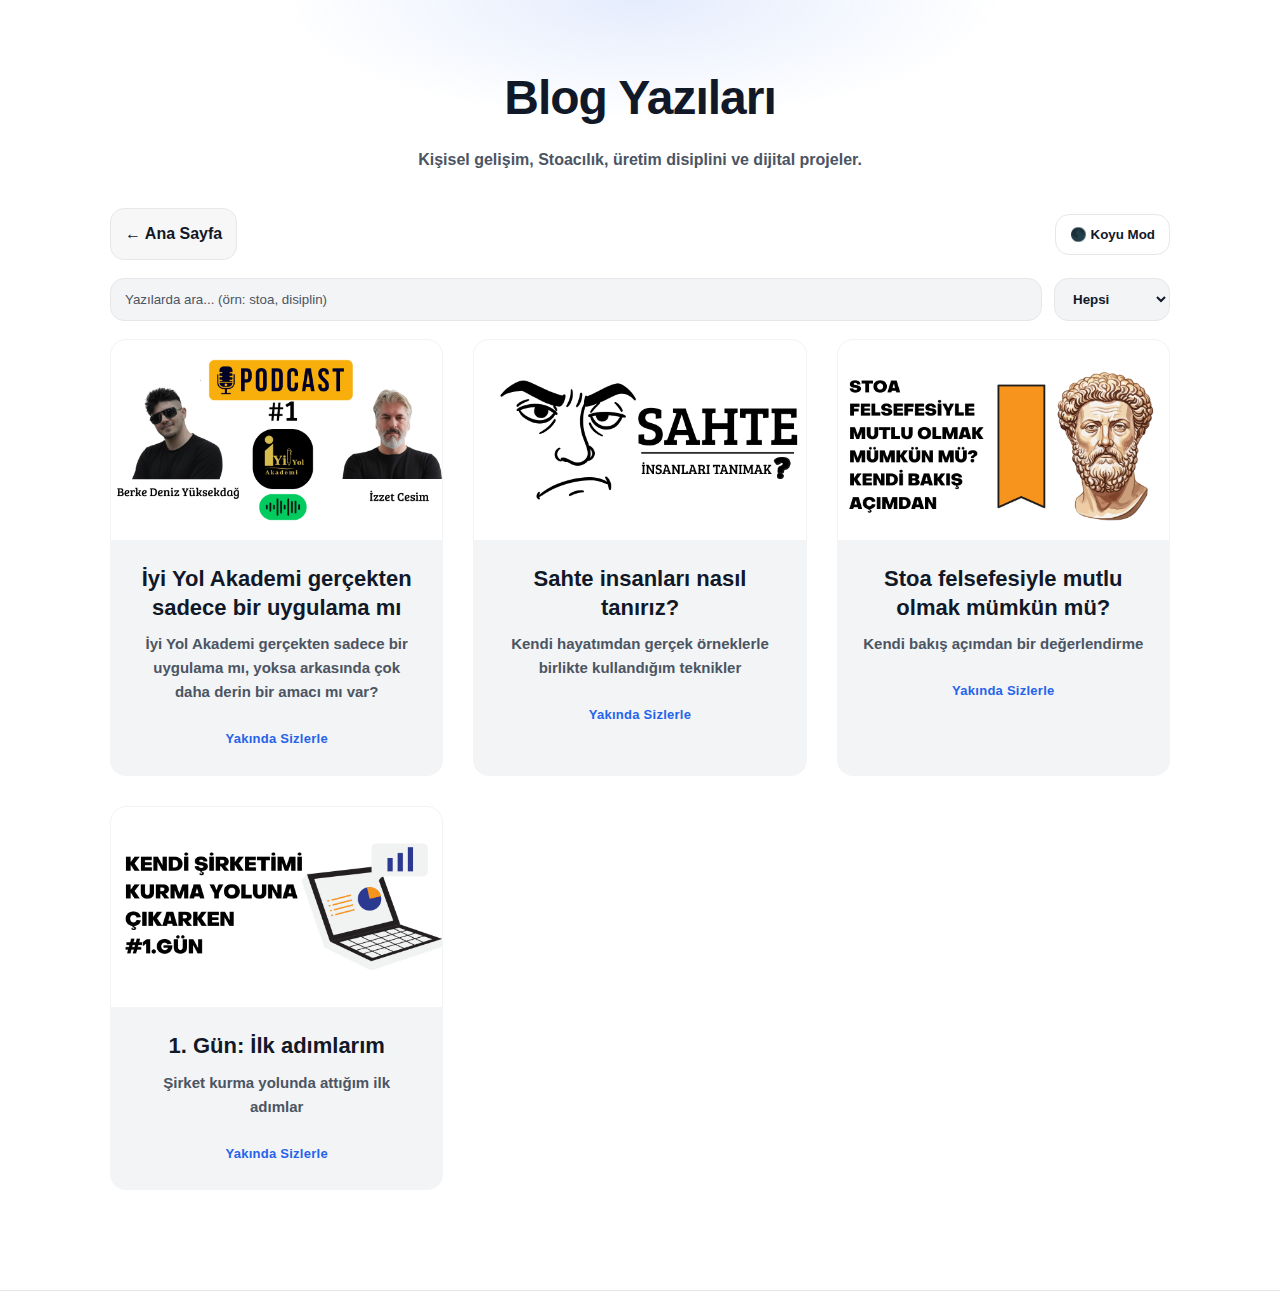
<file: blog.html>
<!DOCTYPE html>
<html lang="tr">
<head>
<meta charset="UTF-8" />
<meta name="viewport" content="width=device-width, initial-scale=1.0" />
<title>Blog Yazıları | Berke Deniz Yüksekdağ</title>
<meta name="description" content="Berke Deniz Yüksekdağ blog yazıları: kişisel gelişim, stoacılık, üretim disiplini ve daha fazlası." />
<link rel="canonical" href="https://berkedenizyuksekdag.com/blog.html" />
<link rel="icon" href="favicon.ico" type="image/x-icon" />

<style>
:root{
  --bg:#ffffff;
  --text:#111827;
  --muted:#4b5563;
  --card:#f3f4f6;
  --accent:#2563eb;
  --btn-hover:#e5e7eb;
  --border:#e5e7eb;
}

body.dark{
  --bg:#0f172a;
  --text:#e5e7eb;
  --muted:#9ca3af;
  --card:#1e293b;
  --accent:#60a5fa;
  --btn-hover:#334155;
  --border:#334155;
}

*{ box-sizing:border-box; }
html, body{ max-width:100%; overflow-x:hidden; }

body{
  margin:0;
  font-family:'Segoe UI', Tahoma, Geneva, Verdana, sans-serif;
  background:var(--bg);
  color:var(--text);
  transition: background 0.3s, color 0.3s;
  line-height:1.6;
}

.container{
  max-width:1100px;
  margin:auto;
  padding:35px 20px 60px;
}

.hero{
  padding:60px 20px 40px;
  text-align:center;
  background:
    radial-gradient(600px 200px at 50% 0%, rgba(37,99,235,0.12), transparent 60%),
    var(--bg);
  border-bottom:1px solid var(--border);
}

.hero h1{
  margin:0;
  font-size:clamp(30px, 5vw, 48px);
  letter-spacing:-1px;
  font-weight:900;
}

.hero p{
  margin:10px 0 0;
  color:var(--muted);
  font-weight:600;
}

.topbar{
  display:flex;
  align-items:center;
  justify-content:space-between;
  gap:12px;
  margin-top:18px;
  flex-wrap:wrap;
}

.nav-btn{
  display:inline-flex;
  align-items:center;
  gap:10px;
  padding:12px 14px;
  border-radius:14px;
  text-decoration:none;
  font-weight:900;
  color:var(--text);
  border:1px solid var(--border);
  background: rgba(0,0,0,0.03);
  transition: transform .2s, background .2s;
}
body.dark .nav-btn{ background: rgba(255,255,255,0.05); }
.nav-btn:hover{ transform: translateY(-2px); background: var(--btn-hover); }

.theme-btn{
  padding:12px 14px;
  border-radius:14px;
  border:1px solid var(--border);
  background:transparent;
  color:var(--text);
  font-weight:800;
  cursor:pointer;
  transition:0.2s;
}
.theme-btn:hover{ background: var(--btn-hover); }

.filters{
  display:flex;
  gap:12px;
  flex-wrap:wrap;
  margin:18px 0 18px;
}

.search{
  flex:1;
  min-width:220px;
  padding:12px 14px;
  border-radius:14px;
  border:1px solid var(--border);
  background: var(--card);
  color: var(--text);
  outline:none;
}
.search::placeholder{ color: var(--muted); }

select{
  padding:12px 14px;
  border-radius:14px;
  border:1px solid var(--border);
  background: var(--card);
  color: var(--text);
  font-weight:700;
  outline:none;
}

/* BLOG GRID (seninkiyle uyumlu) */
.blog-grid{
  display:grid;
  grid-template-columns:repeat(auto-fit, minmax(300px, 1fr));
  gap:30px;
}

.blog-card{
  background:var(--card);
  border-radius:16px;
  overflow:hidden;
  text-decoration:none;
  color:inherit;
  display:flex;
  flex-direction:column;
  transition:transform 0.3s, box-shadow 0.3s;
  border:1px solid transparent;
}
body.dark .blog-card{ border:1px solid var(--border); }

.blog-card:hover{
  transform:translateY(-6px);
  box-shadow:0 20px 40px rgba(0,0,0,0.2);
}

.blog-image{
  height:200px;
  background-size:cover;
  background-position:center;
  background-color:var(--btn-hover);
}

.blog-content{
  padding:25px;
  display:flex;
  flex-direction:column;
  gap:10px;
}

.blog-content h3{
  margin:0;
  font-size:22px;
  line-height:1.3;
}

.blog-content p{
  color:var(--muted);
  font-size:15px;
  margin:0;
}

.blog-meta{
  margin-top:15px;
  font-size:13px;
  color:var(--accent);
  font-weight:800;
  letter-spacing: .02em;
}
</style>
</head>

<body>

<header class="hero">
  <h1>Blog Yazıları</h1>
  <p>Kişisel gelişim, Stoacılık, üretim disiplini ve dijital projeler.</p>

  <div class="container" style="padding-top:18px;">
    <div class="topbar">
      <a class="nav-btn" href="index.html">← Ana Sayfa</a>

      <button id="themeBtn" class="theme-btn" onclick="toggleTheme()">🌑 Koyu Mod</button>
    </div>

    <div class="filters">
      <input id="searchInput" class="search" type="search" placeholder="Yazılarda ara... (örn: stoa, disiplin)" />
      <select id="statusFilter">
        <option value="all">Hepsi</option>
        <option value="soon">Yakında</option>
        <option value="published">Yayınlandı</option>
      </select>
    </div>

    <div class="blog-grid" id="blogGrid">

      <!-- BLOG KARTLARI -->
      <a href="iyi-yol-akademi-sadece-uygulama-mi.html" class="blog-card" data-status="soon">
        <div class="blog-image" style="background-image:url('images/disiplin.jpg');"></div>
        <div class="blog-content">
          <h3>İyi Yol Akademi gerçekten sadece bir uygulama mı</h3>
          <p>İyi Yol Akademi gerçekten sadece bir uygulama mı, yoksa arkasında çok daha derin bir amacı mı var?</p>
          <div class="blog-meta">Yakında Sizlerle</div>
        </div>
      </a>

      <a href="sahte-insanlari-nasil-taniriz.html" class="blog-card" data-status="soon">
        <div class="blog-image" style="background-image:url('images/aliskanlik.jpg');"></div>
        <div class="blog-content">
          <h3>Sahte insanları nasıl tanırız?</h3>
          <p>Kendi hayatımdan gerçek örneklerle birlikte kullandığım teknikler</p>
          <div class="blog-meta">Yakında Sizlerle</div>
        </div>
      </a>

      <a href="stoa-felsefesiyle-mutlu-olmak-mumkun-mu.html" class="blog-card" data-status="soon">
        <div class="blog-image" style="background-image:url('images/odak.jpg');"></div>
        <div class="blog-content">
          <h3>Stoa felsefesiyle mutlu olmak mümkün mü?</h3>
          <p>Kendi bakış açımdan bir değerlendirme</p>
          <div class="blog-meta">Yakında Sizlerle</div>
        </div>
      </a>

      <a href="kendi-sirketimi-kurma-yolum.html" class="blog-card" data-status="soon">
        <div class="blog-image" style="background-image:url('images/yavaslik.jpg');"></div>
        <div class="blog-content">
          <h3>1. Gün: İlk adımlarım</h3>
          <p>Şirket kurma yolunda attığım ilk adımlar</p>
          <div class="blog-meta">Yakında Sizlerle</div>
        </div>
      </a>

      <!-- Yayınlanan olunca şu şekilde işaretle:
      <a ... class="blog-card" data-status="published">
        ...
        <div class="blog-meta">Yayınlandı • 10 Şubat 2026</div>
      </a>
      -->

    </div>
  </div>
</header>

<script>
/* Tema */
function applyTheme(theme){
  const btn = document.getElementById("themeBtn");
  if(theme === "dark"){
    document.body.classList.add("dark");
    if(btn) btn.textContent = "☀️ Açık Mod";
  } else {
    document.body.classList.remove("dark");
    if(btn) btn.textContent = "🌑 Koyu Mod";
  }
}
function toggleTheme(){
  const isDark = document.body.classList.contains("dark");
  const newTheme = isDark ? "light" : "dark";
  localStorage.setItem("theme", newTheme);
  applyTheme(newTheme);
}
(function initTheme(){
  const savedTheme = localStorage.getItem("theme");
  if(savedTheme) applyTheme(savedTheme);
  else { applyTheme("light"); localStorage.setItem("theme","light"); }
})();

/* Filtre + arama */
const searchInput = document.getElementById("searchInput");
const statusFilter = document.getElementById("statusFilter");
const cards = Array.from(document.querySelectorAll("#blogGrid .blog-card"));

function normalize(s){ return (s||"").toLowerCase().trim(); }

function applyFilters(){
  const q = normalize(searchInput.value);
  const st = statusFilter.value;

  cards.forEach(card=>{
    const text = normalize(card.innerText);
    const status = card.getAttribute("data-status") || "published";

    const matchesSearch = !q || text.includes(q);
    const matchesStatus = (st === "all") || (st === status);

    card.style.display = (matchesSearch && matchesStatus) ? "" : "none";
  });
}

searchInput.addEventListener("input", applyFilters);
statusFilter.addEventListener("change", applyFilters);
applyFilters();
</script>

</body>
</html>
</file>
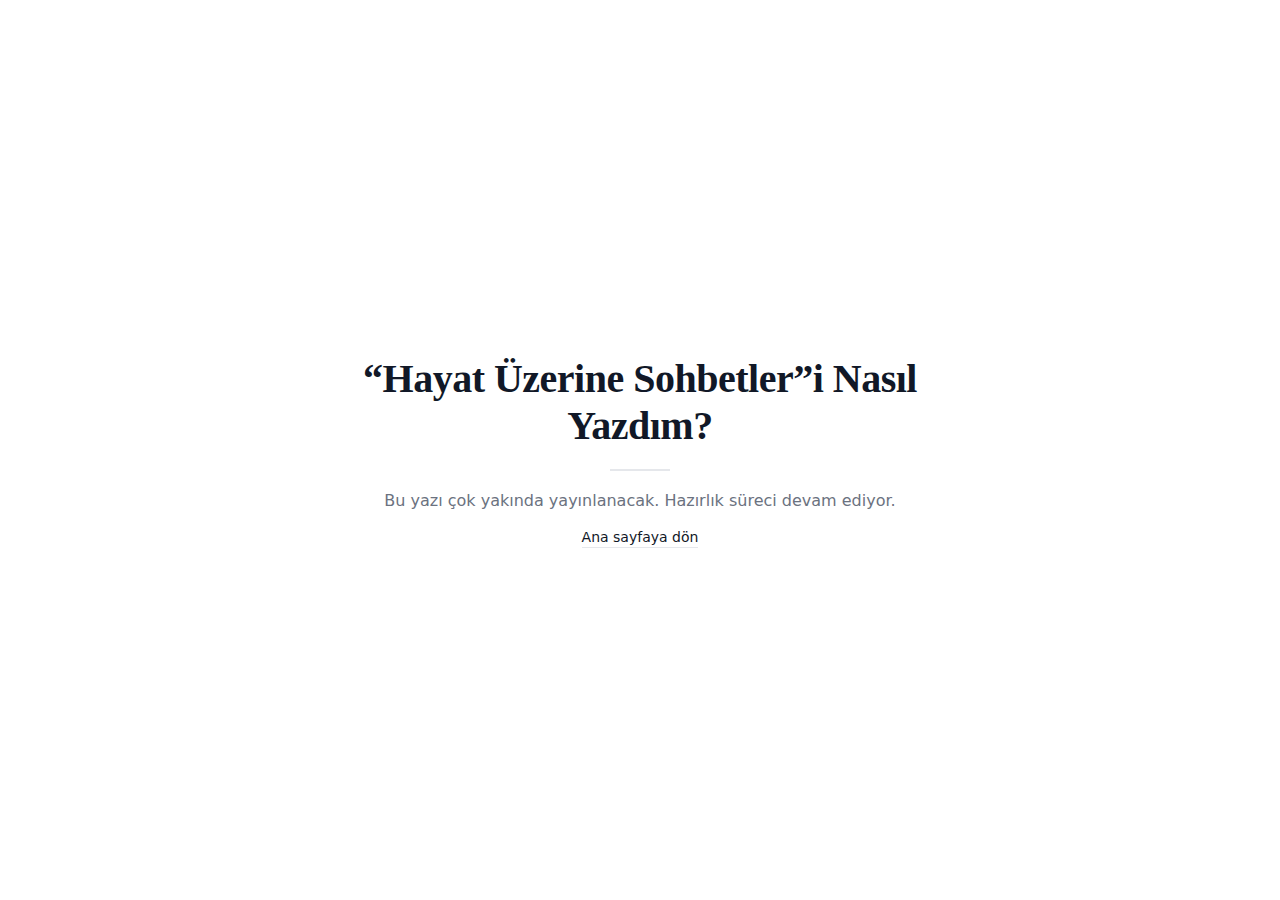
<file: hayat-uzerine-sohbetleri-nasil-yazdim.html>
<!doctype html>
<html lang="tr">
<head>
  <meta charset="utf-8" />
  <meta name="viewport" content="width=device-width,initial-scale=1" />
  <title>“Hayat Üzerine Sohbetler”i Nasıl Yazdım?</title>
  <meta name="robots" content="noindex" />

  <style>
    :root{
      --bg:#ffffff;
      --text:#111827;
      --muted:#6b7280;
      --line:#e5e7eb;
    }

    *{ box-sizing:border-box; }
    html,body{
      margin:0;
      padding:0;
      height:100%;
      background:var(--bg);
      color:var(--text);
    }

    body{
      font-family: Georgia, "Times New Roman", Times, serif;
      display:flex;
      align-items:center;
      justify-content:center;
      text-align:center;
      padding:20px;
    }

    .box{
      max-width:620px;
    }

    h1{
      font-size:40px;
      margin:0 0 12px;
      font-weight:700;
      letter-spacing:-0.5px;
    }

    .line{
      width:60px;
      height:2px;
      background:var(--line);
      margin:20px auto;
    }

    p{
      font-family: system-ui, -apple-system, Segoe UI, Roboto, Arial, sans-serif;
      color:var(--muted);
      font-size:16px;
      margin:0 0 18px;
    }

    a{
      font-family: system-ui, -apple-system, Segoe UI, Roboto, Arial, sans-serif;
      font-size:14px;
      color:var(--text);
      text-decoration:none;
      border-bottom:1px solid var(--line);
      padding-bottom:2px;
    }

    @media (max-width:520px){
      h1{ font-size:30px; }
    }
  </style>
</head>

<body>
  <div class="box">
    <h1>“Hayat Üzerine Sohbetler”i Nasıl Yazdım?</h1>
    <div class="line"></div>
    <p>Bu yazı çok yakında yayınlanacak. Hazırlık süreci devam ediyor.</p>
    <a href="index.html">Ana sayfaya dön</a>
  </div>
</body>
</html>
</file>
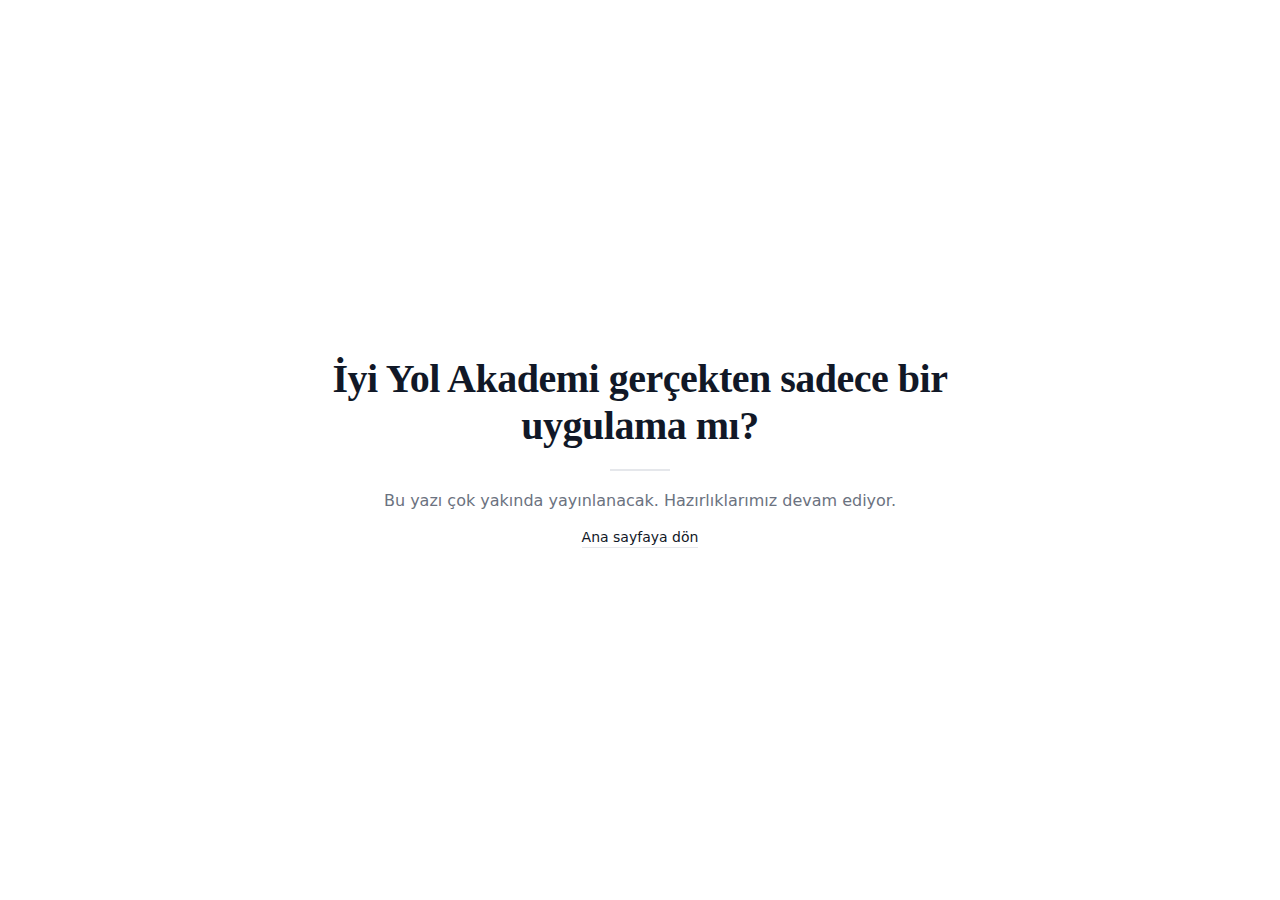
<file: iyi-yol-akademi-sadece-uygulama-mi.html>
<!doctype html>
<html lang="tr">
<head>
  <meta charset="utf-8" />
  <meta name="viewport" content="width=device-width,initial-scale=1" />
  <title>İyi Yol Akademi gerçekten sadece bir uygulama mı?</title>
  <style>
    :root{
      --bg:#ffffff;
      --text:#111827;
      --muted:#6b7280;
      --line:#e5e7eb;
    }

    *{ box-sizing:border-box; }
    html,body{
      margin:0;
      padding:0;
      height:100%;
      background:var(--bg);
      color:var(--text);
    }

    body{
      font-family: Georgia, "Times New Roman", Times, serif;
      display:flex;
      align-items:center;
      justify-content:center;
      text-align:center;
      padding:20px;
    }

    .box{
      max-width:620px;
    }

    h1{
      font-size:40px;
      margin:0 0 12px;
      font-weight:700;
      letter-spacing:-0.5px;
    }

    .line{
      width:60px;
      height:2px;
      background:var(--line);
      margin:20px auto;
    }

    p{
      font-family: system-ui, -apple-system, Segoe UI, Roboto, Arial, sans-serif;
      color:var(--muted);
      font-size:16px;
      margin:0 0 18px;
    }

    a{
      font-family: system-ui, -apple-system, Segoe UI, Roboto, Arial, sans-serif;
      font-size:14px;
      color:var(--text);
      text-decoration:none;
      border-bottom:1px solid var(--line);
      padding-bottom:2px;
    }

    @media (max-width:520px){
      h1{ font-size:30px; }
    }
  </style>
</head>

<body>
  <div class="box">
    <h1>İyi Yol Akademi gerçekten sadece bir uygulama mı?</h1>
    <div class="line"></div>
    <p>Bu yazı çok yakında yayınlanacak. Hazırlıklarımız devam ediyor.</p>
    <a href="index.html">Ana sayfaya dön</a>
  </div>
</body>
</html>
</file>
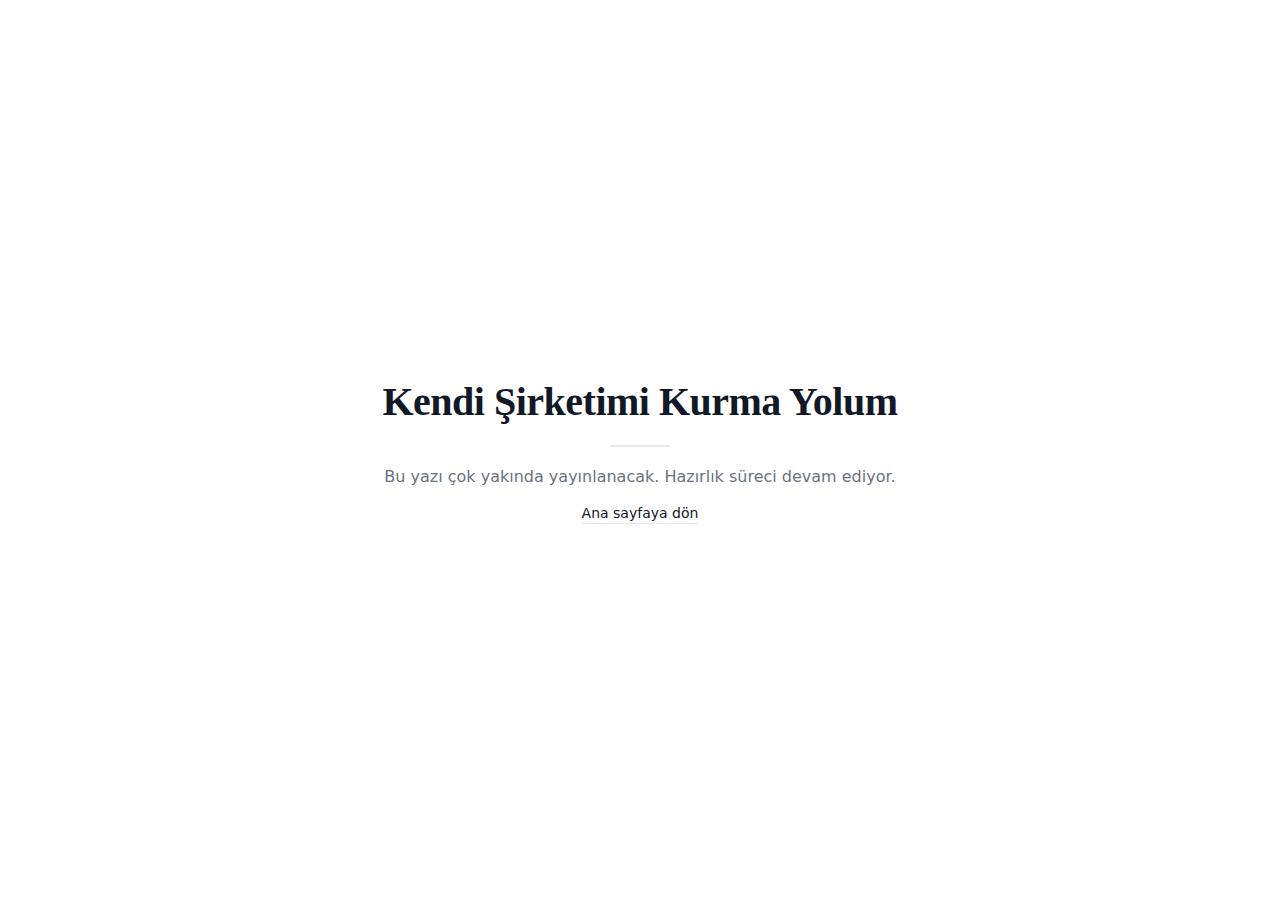
<file: kendi-sirketimi-kurma-yolum.html>
<!doctype html>
<html lang="tr">
<head>
  <meta charset="utf-8" />
  <meta name="viewport" content="width=device-width,initial-scale=1" />
  <title>Kendi Şirketimi Kurma Yolum</title>
  <meta name="robots" content="noindex" />

  <style>
    :root{
      --bg:#ffffff;
      --text:#111827;
      --muted:#6b7280;
      --line:#e5e7eb;
    }

    *{ box-sizing:border-box; }
    html,body{
      margin:0;
      padding:0;
      height:100%;
      background:var(--bg);
      color:var(--text);
    }

    body{
      font-family: Georgia, "Times New Roman", Times, serif;
      display:flex;
      align-items:center;
      justify-content:center;
      text-align:center;
      padding:20px;
    }

    .box{
      max-width:620px;
    }

    h1{
      font-size:40px;
      margin:0 0 12px;
      font-weight:700;
      letter-spacing:-0.5px;
    }

    .line{
      width:60px;
      height:2px;
      background:var(--line);
      margin:20px auto;
    }

    p{
      font-family: system-ui, -apple-system, Segoe UI, Roboto, Arial, sans-serif;
      color:var(--muted);
      font-size:16px;
      margin:0 0 18px;
    }

    a{
      font-family: system-ui, -apple-system, Segoe UI, Roboto, Arial, sans-serif;
      font-size:14px;
      color:var(--text);
      text-decoration:none;
      border-bottom:1px solid var(--line);
      padding-bottom:2px;
    }

    @media (max-width:520px){
      h1{ font-size:30px; }
    }
  </style>
</head>

<body>
  <div class="box">
    <h1>Kendi Şirketimi Kurma Yolum</h1>
    <div class="line"></div>
    <p>Bu yazı çok yakında yayınlanacak. Hazırlık süreci devam ediyor.</p>
    <a href="index.html">Ana sayfaya dön</a>
  </div>
</body>
</html>
</file>
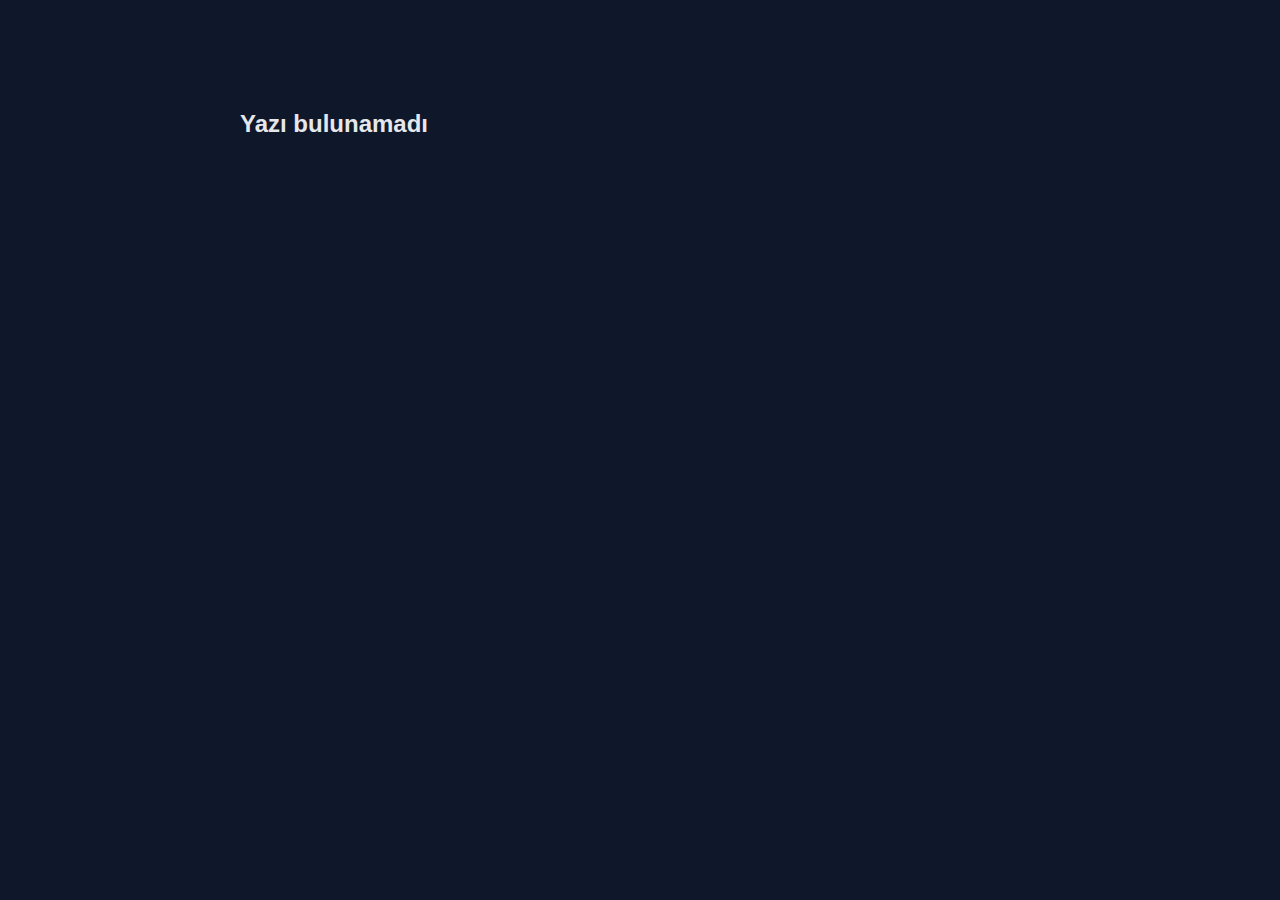
<file: post.html>
<!DOCTYPE html>
<html lang="tr">
<head>
<meta charset="UTF-8">
<title>Blog Yazısı</title>
<meta name="viewport" content="width=device-width, initial-scale=1.0">

<style>
body{
    margin:0;
    font-family:Arial, sans-serif;
    background:#0f172a;
    color:#e5e7eb;
}

.container{
    max-width:800px;
    margin:60px auto;
    padding:30px;
}

img{
    width:100%;
    border-radius:16px;
    margin-bottom:30px;
}

h1{
    margin-top:0;
}

.meta{
    color:#9ca3af;
    font-size:14px;
    margin-bottom:30px;
}

a{
    color:#60a5fa;
    text-decoration:none;
    display:inline-block;
    margin-top:40px;
}
</style>
</head>

<body>

<div class="container" id="post"></div>

<script>
const params = new URLSearchParams(window.location.search);
const id = params.get("id");

const posts = JSON.parse(localStorage.getItem("blogPosts")) || [];
const post = posts.find(p => String(p.id) === String(id));

const container = document.getElementById("post");

if(!post){
    container.innerHTML = "<h2>Yazı bulunamadı</h2>";
}else{
    container.innerHTML = `
        <h1>${post.title}</h1>
        <div class="meta">${post.date}</div>
        ${post.image ? `<img src="${post.image}">` : ""}
        <div>${post.content}</div>
        <a href="index.html">← Bloga geri dön</a>
    `;
}
</script>

</body>
</html>
</file>
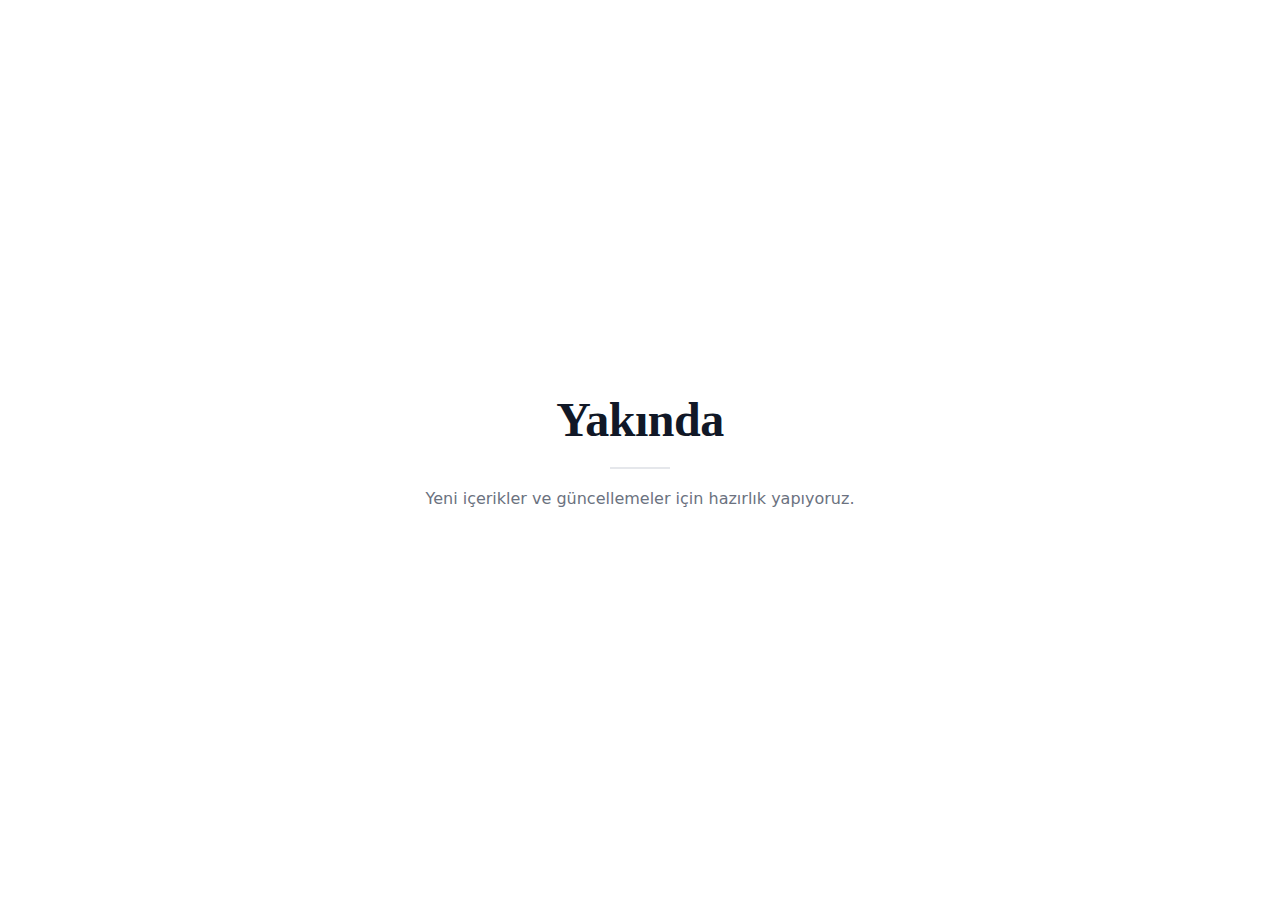
<file: post1.html>
<!doctype html>
<html lang="tr">
<head>
  <meta charset="utf-8" />
  <meta name="viewport" content="width=device-width,initial-scale=1" />
  <title>Yakında</title>

  <style>
    :root{
      --bg:#ffffff;
      --text:#111827;
      --muted:#6b7280;
      --line:#e5e7eb;
    }

    *{ box-sizing:border-box; }
    html,body{ margin:0; padding:0; height:100%; background:var(--bg); color:var(--text); }

    body{
      font-family: Georgia, "Times New Roman", Times, serif;
      display:flex;
      align-items:center;
      justify-content:center;
      text-align:center;
      padding:20px;
    }

    .box{
      max-width:600px;
    }

    h1{
      font-size:48px;
      margin:0 0 12px;
      font-weight:700;
      letter-spacing:-0.5px;
    }

    p{
      font-family: system-ui, -apple-system, Segoe UI, Roboto, Arial, sans-serif;
      color:var(--muted);
      font-size:16px;
      margin:0;
    }

    .line{
      width:60px;
      height:2px;
      background:var(--line);
      margin:20px auto;
    }

    @media (max-width:520px){
      h1{ font-size:36px; }
    }
  </style>
</head>

<body>
  <div class="box">
    <h1>Yakında</h1>
    <div class="line"></div>
    <p>Yeni içerikler ve güncellemeler için hazırlık yapıyoruz.</p>
  </div>
</body>
</html>
</file>
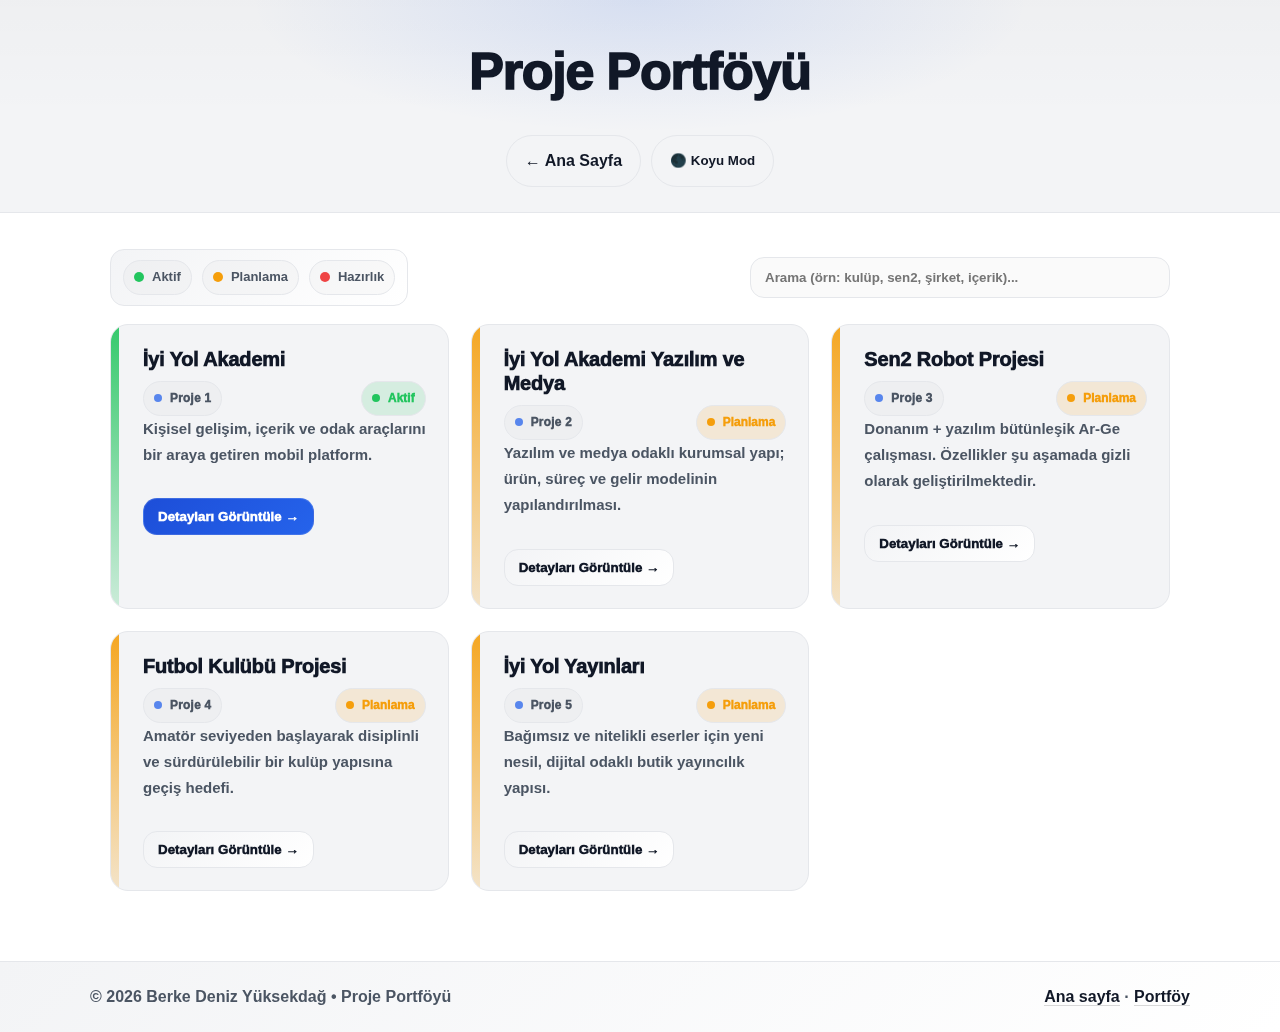
<file: projects.html>
<!DOCTYPE html>
<html lang="tr">
<head>
  <meta charset="UTF-8" />
  <title>Proje Portföyü | Berke Deniz Yüksekdağ</title>
  <meta name="viewport" content="width=device-width, initial-scale=1.0" />
  <meta name="description" content="Berke Deniz Yüksekdağ proje portföyü: İyi Yol Akademi, İyi Yol Akademi Yazılım ve Medya, Sen2 robot projesi ve futbol kulübü projesi. Durumlar ve öncelik sırası ile tek sayfada." />

  <style>
    :root{
      --bg:#ffffff;
      --text:#111827;
      --muted:#4b5563;
      --card:#f3f4f6;
      --accent:#2563eb;
      --btn-hover:#e5e7eb;
      --border:#e5e7eb;

      --ok:#22c55e;
      --warn:#f59e0b;
      --bad:#ef4444;

      --soft-ok: rgba(34,197,94,0.14);
      --soft-warn: rgba(245,158,11,0.14);
      --soft-bad: rgba(239,68,68,0.14);

      --shadow: 0 18px 45px rgba(0,0,0,0.18);
    }

    body.dark{
      --bg:#0f172a;
      --text:#e5e7eb;
      --muted:#9ca3af;
      --card:#1e293b;
      --accent:#60a5fa;
      --btn-hover:#334155;
      --border:#334155;

      --soft-ok: rgba(34,197,94,0.18);
      --soft-warn: rgba(245,158,11,0.18);
      --soft-bad: rgba(239,68,68,0.18);

      --shadow: 0 22px 60px rgba(0,0,0,0.45);
    }

    *{ box-sizing:border-box; }
    html, body{ max-width:100%; overflow-x:hidden; }

    body{
      margin:0;
      font-family:'Segoe UI', Tahoma, Geneva, Verdana, sans-serif;
      background:var(--bg);
      color:var(--text);
      transition: background .3s, color .3s;
      line-height:1.6;
    }

  .header{
      padding: 30px 20px 25px; /* Üst boşluk 72px'den 30px'e düşürüldü */
      text-align:center;
      background:
        radial-gradient(650px 220px at 50% 0%, rgba(37,99,235,0.12), transparent 60%),
        linear-gradient(180deg, rgba(0,0,0,0.02), transparent 55%),
        var(--card);
      border-bottom:1px solid var(--border);
      position:relative;
      overflow:hidden;
    }

    .header::after{
      content:"";
      position:absolute;
      inset:0;
      background:
        repeating-linear-gradient(
          90deg,
          rgba(255,255,255,0.06) 0px,
          rgba(255,255,255,0.06) 1px,
          transparent 1px,
          transparent 10px
        );
      opacity:0.18;
      pointer-events:none;
      mix-blend-mode: overlay;
    }
    body.dark .header::after{ opacity:0.10; }

    .kicker{
      display:inline-flex;
      align-items:center;
      gap:10px;
      font-size:12px;
      letter-spacing:1.2px;
      text-transform:uppercase;
      color:var(--accent);
      font-weight:950;
      margin-bottom:12px;
      padding:7px 12px;
      border:1px solid var(--border);
      border-radius:999px;
      background: rgba(0,0,0,0.02);
      position:relative;
      z-index:1;
    }
    body.dark .kicker{ background: rgba(255,255,255,0.05); }

    .title{
      margin:0;
      font-size:clamp(32px, 6vw, 52px);
      letter-spacing:-1.2px;
      font-weight:950;
      position:relative;
      z-index:1;
    }

    .subtitle{
      margin:12px auto 0;
      color:var(--muted);
      font-weight:700;
      font-size:16px;
      max-width:920px;
      position:relative;
      z-index:1;
    }

    .actions{
      margin-top:22px;
      display:flex;
      gap:10px;
      justify-content:center;
      flex-wrap:wrap;
      position:relative;
      z-index:1;
    }

    .btn{
      display:inline-flex;
      align-items:center;
      justify-content:center;
      gap:10px;
      padding:12px 18px;
      border-radius:999px;
      border:1px solid var(--border);
      background:transparent;
      color:var(--text);
      font-weight:900;
      cursor:pointer;
      text-decoration:none;
      transition:.2s;
      user-select:none;
    }

    .btn:hover{
      background:var(--btn-hover);
      transform:translateY(-2px);
    }

    .btn.primary{
      color:#fff;
      border-color: rgba(255,255,255,0.12);
      background: linear-gradient(135deg, #1d4ed8, #2563eb);
    }
    body.dark .btn.primary{ border-color: rgba(255,255,255,0.18); }
    .btn.primary:hover{ filter: brightness(1.05); }

    /* CONTAINER */
    .container{
      max-width:1100px;
      margin:auto;
      padding:36px 20px 70px;
    }

    .toolbar{
      display:flex;
      align-items:center;
      justify-content:space-between;
      gap:14px;
      flex-wrap:wrap;
      margin-bottom:18px;
    }

    .legend{
      display:flex;
      gap:10px;
      align-items:center;
      flex-wrap:wrap;
      padding:10px 12px;
      border:1px solid var(--border);
      border-radius:14px;
      background: linear-gradient(135deg, var(--card), var(--bg));
    }

    .legend-item{
      display:inline-flex;
      align-items:center;
      gap:8px;
      font-size:13px;
      font-weight:900;
      color:var(--muted);
      padding:6px 10px;
      border-radius:999px;
      border:1px solid var(--border);
      background: rgba(0,0,0,0.02);
    }
    body.dark .legend-item{ background: rgba(255,255,255,0.05); }

    .dot{
      width:10px; height:10px; border-radius:999px;
    }
    .dot.ok{ background: var(--ok); }
    .dot.warn{ background: var(--warn); }
    .dot.bad{ background: var(--bad); }

    .search-wrap{
      flex:1;
      min-width: 240px;
      display:flex;
      justify-content:flex-end;
    }

    .search{
      width: min(420px, 100%);
      padding:12px 14px;
      border-radius:14px;
      border:1px solid var(--border);
      background: rgba(0,0,0,0.02);
      color: var(--text);
      font-weight:800;
      outline:none;
      transition:.2s;
    }
    body.dark .search{ background: rgba(255,255,255,0.05); }

    .search:focus{
      border-color: rgba(37,99,235,0.55);
      box-shadow: 0 0 0 4px rgba(37,99,235,0.12);
    }

    /* GRID + CARDS */
    .projects-grid{
      display:grid;
      grid-template-columns:repeat(auto-fit, minmax(280px, 1fr));
      gap:22px;
    }

    .project-card{
      position:relative;
      background:var(--card);
      border:1px solid var(--border);
      border-radius:18px;
      padding:22px;
      color:inherit;
      transition:transform .25s, box-shadow .25s, border-color .25s;
      overflow:hidden;
    }

    .project-card:hover{
      transform: translateY(-6px);
      box-shadow: var(--shadow);
      border-color: rgba(37,99,235,0.35);
    }

    /* sol şerit */
    .project-card::before{
      content:"";
      position:absolute;
      left:0; top:0; bottom:0;
      width:8px;
      opacity:0.95;
      background: linear-gradient(180deg, rgba(37,99,235,0.65), rgba(37,99,235,0.10));
    }

    .project-card[data-status="active"]::before{
      background: linear-gradient(180deg, rgba(34,197,94,0.95), rgba(34,197,94,0.20));
    }
    .project-card[data-status="planned"]::before{
      background: linear-gradient(180deg, rgba(245,158,11,0.95), rgba(245,158,11,0.20));
    }
    .project-card[data-status="building"]::before{
      background: linear-gradient(180deg, rgba(239,68,68,0.95), rgba(239,68,68,0.20));
    }

    .project-head{
      padding-left:10px;
      display:flex;
      flex-direction:column;
      gap:10px;
    }

    .project-title{
      margin:0;
      font-size:20px;
      line-height:1.2;
      letter-spacing:-0.2px;
      font-weight:950;
    }

    .meta-row{
      display:flex;
      align-items:center;
      justify-content:space-between;
      gap:10px;
      flex-wrap:wrap;
    }

    .priority-pill{
      display:inline-flex;
      align-items:center;
      gap:8px;
      padding:7px 10px;
      border-radius:999px;
      border:1px solid var(--border);
      background: rgba(0,0,0,0.02);
      color: var(--muted);
      font-weight:950;
      font-size:12px;
      letter-spacing:.2px;
      white-space:nowrap;
    }
    body.dark .priority-pill{ background: rgba(255,255,255,0.05); }

    .prio-dot{
      width:8px; height:8px; border-radius:999px;
      background: rgba(37,99,235,0.75);
    }

    .status-pill{
      display:inline-flex;
      align-items:center;
      gap:8px;
      padding:7px 10px;
      border-radius:999px;
      font-size:12px;
      font-weight:950;
      border:1px solid var(--border);
      white-space:nowrap;
    }

    .status-dot{ width:8px; height:8px; border-radius:999px; }

    .status-active{ color:var(--ok); background:var(--soft-ok); }
    .status-active .status-dot{ background:var(--ok); }

    .status-planned{ color:var(--warn); background:var(--soft-warn); }
    .status-planned .status-dot{ background:var(--warn); }

    .status-building{ color:var(--bad); background:var(--soft-bad); }
    .status-building .status-dot{ background:var(--bad); }

    .project-desc{
      margin:0;
      padding-left:10px;
      color:var(--muted);
      font-size:15px;
      line-height:1.75;
      font-weight:700;
    }

    .project-tags{
      display:flex;
      flex-wrap:wrap;
      gap:8px;
      margin-top:14px;
      padding-left:10px;
    }

    .project-tag{
      font-size:12px;
      font-weight:950;
      padding:6px 10px;
      border-radius:999px;
      border:1px solid var(--border);
      background: rgba(0,0,0,0.02);
      color: var(--text);
    }
    body.dark .project-tag{ background: rgba(255,255,255,0.05); }

    .card-actions{
      margin-top:16px;
      padding-left:10px;
      display:flex;
      gap:10px;
      flex-wrap:wrap;
      align-items:center;
      justify-content:space-between;
    }

    .mini{
      color: var(--muted);
      font-weight:900;
      font-size:12.5px;
      letter-spacing:0.2px;
    }

    .read-btn{
      display:inline-flex;
      align-items:center;
      justify-content:center;
      gap:10px;
      padding:10px 14px;
      border-radius:14px;
      border:1px solid var(--border);
      background: linear-gradient(135deg, var(--card), var(--bg));
      color: var(--text);
      font-weight:950;
      cursor:pointer;
      transition:.2s;
      text-decoration:none;
      user-select:none;
    }

    .read-btn:hover{
      background: var(--btn-hover);
      transform: translateY(-2px);
    }

    .read-btn.primary{
      color:#fff;
      border-color: rgba(255,255,255,0.14);
      background: linear-gradient(135deg, #1d4ed8, #2563eb);
    }
    body.dark .read-btn.primary{
      border-color: rgba(255,255,255,0.18);
    }
    .read-btn.primary:hover{ filter: brightness(1.05); }

    /* FOOTER */
    .footer{
      border-top:1px solid var(--border);
      padding:22px 20px;
      background: linear-gradient(135deg, var(--card), var(--bg));
      color: var(--muted);
      font-weight:800;
    }

    .footer-inner{
      max-width:1100px;
      margin:auto;
      display:flex;
      justify-content:space-between;
      gap:12px;
      flex-wrap:wrap;
      align-items:center;
    }

    .footer a{
      color: var(--text);
      text-decoration:none;
      border-bottom: 1px solid rgba(0,0,0,0.15);
      font-weight:900;
    }
    body.dark .footer a{ border-bottom-color: rgba(255,255,255,0.18); }
    .footer a:hover{ opacity:0.9; }

    /* MODAL */
    .modal{
      position:fixed;
      inset:0;
      display:none;
      align-items:center;
      justify-content:center;
      padding:18px;
      z-index:9999;
    }
    .modal.open{ display:flex; }

    .modal-backdrop{
      position:absolute;
      inset:0;
      background: rgba(0,0,0,0.55);
      backdrop-filter: blur(6px);
    }

    .modal-panel{
      position:relative;
      width:min(860px, 100%);
      max-height: min(86vh, 820px);
      overflow:auto;
      border-radius:18px;
      border:1px solid var(--border);
      background: linear-gradient(135deg, var(--card), var(--bg));
      box-shadow: var(--shadow);
    }

    .modal-head{
      padding:18px 18px 10px 18px;
      border-bottom:1px solid var(--border);
      display:flex;
      align-items:flex-start;
      justify-content:space-between;
      gap:14px;
    }

    .modal-title{
      margin:0;
      font-size:22px;
      font-weight:950;
      letter-spacing:-0.3px;
      line-height:1.25;
    }

    .modal-close{
      display:inline-flex;
      align-items:center;
      justify-content:center;
      width:42px;
      height:42px;
      border-radius:12px;
      border:1px solid var(--border);
      background: rgba(0,0,0,0.02);
      color: var(--text);
      cursor:pointer;
      font-weight:900;
      transition:.2s;
      flex-shrink:0;
    }
    body.dark .modal-close{ background: rgba(255,255,255,0.05); }
    .modal-close:hover{ background: var(--btn-hover); transform: translateY(-2px); }

    .modal-body{
      padding:16px 18px 18px 18px;
    }

    .modal-meta{
      display:flex;
      gap:10px;
      flex-wrap:wrap;
      align-items:center;
      margin-bottom:12px;
    }

    .modal-text{
      color: var(--muted);
      font-weight:750;
      line-height:1.8;
      margin: 0 0 14px 0;
    }

    .modal-list{
      margin:0;
      padding:0 0 0 18px;
      color: var(--text);
      font-weight:800;
      line-height:1.9;
    }

    .modal-actions{
      margin-top:16px;
      display:flex;
      gap:10px;
      flex-wrap:wrap;
      justify-content:flex-end;
      border-top:1px solid var(--border);
      padding-top:14px;
    }

    .link-btn{
      display:inline-flex;
      align-items:center;
      justify-content:center;
      gap:10px;
      padding:10px 14px;
      border-radius:14px;
      border:1px solid var(--border);
      background: rgba(0,0,0,0.02);
      color: var(--text);
      font-weight:950;
      text-decoration:none;
      transition:.2s;
    }
    body.dark .link-btn{ background: rgba(255,255,255,0.05); }
    .link-btn:hover{ background: var(--btn-hover); transform: translateY(-2px); }

    .link-btn.primary{
      color:#fff;
      border-color: rgba(255,255,255,0.14);
      background: linear-gradient(135deg, #1d4ed8, #2563eb);
    }
    body.dark .link-btn.primary{ border-color: rgba(255,255,255,0.18); }
    .link-btn.primary:hover{ filter: brightness(1.05); }
  </style>
</head>

<body>
<header class="header">
  <h1 class="title">Proje Portföyü</h1>
  <div class="actions">
    <a class="btn" href="index.html">← Ana Sayfa</a>
    <button class="btn" id="themeBtn" type="button" onclick="toggleTheme()">🌑 Koyu Mod</button>
  </div>
</header>

  <main class="container">
    <div class="toolbar">
      <div class="legend" aria-label="Durum Açıklaması">
        <span class="legend-item"><span class="dot ok"></span> Aktif</span>
        <span class="legend-item"><span class="dot warn"></span> Planlama</span>
        <span class="legend-item"><span class="dot bad"></span> Hazırlık</span>
      </div>

      <div class="search-wrap">
        <input id="search" class="search" type="search" placeholder="Arama (örn: kulüp, sen2, şirket, içerik)..." aria-label="Projelerde ara" />
      </div>
    </div>

    <section class="projects-grid" id="grid" aria-label="Proje Listesi">

      <!-- 1) AKTİF -->
      <article class="project-card"
        data-id="iyi-yol"
        data-title="İyi Yol Akademi"
        data-status="active"
        data-statuslabel="Aktif"
        data-priority="1"
        data-short="Kişisel gelişim, içerik ve odak araçlarını bir araya getiren mobil platform."
        data-long="İyi Yol Akademi; kitap özetleri, blog içerikleri ve odak araçlarını tek bir çatı altında sunan bir mobil platformdur. Amaç; içerik + araç + sistem yaklaşımıyla kullanıcıların düzenli gelişimini destekleyen, sürdürülebilir bir deneyim oluşturmaktır."
        data-tags="mobil ürün içerik"
        data-link="https://play.google.com/store/apps/details?id=com.iyiyolakademi&hl=tr"
        data-linklabel="Google Play"
        data-apple="https://apps.apple.com/tr/app/i-yi-yol-akademi/id6751721028?l=tr"
        data-applelabel="App Store">

        <div class="project-head">
          <h3 class="project-title">İyi Yol Akademi</h3>
          <div class="meta-row">
            <span class="priority-pill"><span class="prio-dot"></span> Proje 1</span>
            <span class="status-pill status-active"><span class="status-dot"></span> Aktif</span>
          </div>
        </div>

        <p class="project-desc">Kişisel gelişim, içerik ve odak araçlarını bir araya getiren mobil platform.</p>

        <div class="project-tags">

        </div>

        <div class="card-actions">
          <button class="read-btn primary" type="button" data-open="iyi-yol">Detayları Görüntüle →</button>
        </div>
      </article>

      <!-- 2) PLANLAMA: ŞİRKET -->
      <article class="project-card"
        data-id="sirket"
        data-title="İyi Yol Akademi Yazılım ve Medya"
        data-status="planned"
        data-statuslabel="Planlama"
        data-priority="2"
        data-short="Yazılım ve medya odaklı kurumsal yapı; ürün, süreç ve gelir modelinin yapılandırılması."
        data-long="İyi Yol Akademi Yazılım ve Medya Şirketi; yazılım geliştirme ve dijital medya faaliyetlerini tek çatı altında konumlandırmayı hedefleyen kurumsal yapı planıdır. Bu kapsamda; ürün yol haritası, operasyonel süreçler, marka konumlandırması ve sürdürülebilir gelir modeli kademeli olarak tasarlanacaktır."
        data-tags="şirket girişim medya yazılım strateji süreç"
        data-link="#"
        data-linklabel="Kurumsal Sayfa (Yakında)"
        data-apple="#"
        data-applelabel="App Store">

        <div class="project-head">
          <h3 class="project-title">İyi Yol Akademi Yazılım ve Medya</h3>
          <div class="meta-row">
            <span class="priority-pill"><span class="prio-dot"></span> Proje 2</span>
            <span class="status-pill status-planned"><span class="status-dot"></span> Planlama</span>
          </div>
        </div>

        <p class="project-desc">Yazılım ve medya odaklı kurumsal yapı; ürün, süreç ve gelir modelinin yapılandırılması.</p>

        <div class="project-tags">
          
        </div>

        <div class="card-actions">
          <button class="read-btn" type="button" data-open="sirket">Detayları Görüntüle →</button>
        </div>
      </article>

      <!-- 3) SEN2 ROBOT (✅ PLANLAMA OLARAK DÜZELTİLDİ) -->
      <article class="project-card"
        data-id="sen2"
        data-title="Sen2 Robot Projesi"
        data-status="planned"
        data-statuslabel="Planlama"
        data-priority="3"
        data-short="Donanım + yazılım bütünleşik Ar-Ge çalışması. Özellikler şu aşamada gizli olarak tutulmaktadır."
        data-long="Sen2; donanım ve yazılımın birlikte ilerlediği, sensör/otomasyon temelli bir Ar-Ge projesidir. Özellik ve mimari detaylar bu aşamada gizli tutulmaktadır. Proje iki aşamada tamamlanacaktır: 1) Temel ve başlangıç sürümü 2) Kapsamlı sürüm (final)."
        data-tags="sen2 robot donanım yazılım otomasyon ar-ge"
        data-link="#"
        data-linklabel="Teknik Sayfa (Yakında)"
        data-apple="#"
        data-applelabel="App Store">

        <div class="project-head">
          <h3 class="project-title">Sen2 Robot Projesi</h3>
          <div class="meta-row">
            <span class="priority-pill"><span class="prio-dot"></span> Proje 3</span>
            <span class="status-pill status-planned"><span class="status-dot"></span> Planlama</span>
          </div>
        </div>

        <p class="project-desc">Donanım + yazılım bütünleşik Ar-Ge çalışması. Özellikler şu aşamada gizli olarak geliştirilmektedir.</p>

        <div class="project-tags">
  
        </div>

        <div class="card-actions">
          <button class="read-btn" type="button" data-open="sen2">Detayları Görüntüle →</button>
        </div>
      </article>

      <!-- 4) FUTBOL KULÜBÜ -->
      <article class="project-card"
        data-id="kulup"
        data-title="Futbol Kulübü Projesi"
        data-status="planned"
        data-statuslabel="Planlama"
        data-priority="4"
        data-short="Amatör seviyeden başlayarak disiplinli ve sürdürülebilir bir kulüp yapısına geçiş hedefi."
        data-long="Bu proje; amatör seviyeden başlayarak kurumsal bir futbol kulübü yapısı oluşturmayı hedefler. Amaç sadece takım kurmak değil; kimlik, yönetim, altyapı ve sürdürülebilir gelir modeli olan uzun vadeli bir yapı kurmaktır."
        data-tags="futbol kulüp spor organizasyon altyapı"
        data-link="#"
        data-linklabel="Kulüp Sunumu (Yakında)"
        data-apple="#"
        data-applelabel="App Store">

        <div class="project-head">
          <h3 class="project-title">Futbol Kulübü Projesi</h3>
          <div class="meta-row">
            <span class="priority-pill"><span class="prio-dot"></span> Proje 4</span>
            <span class="status-pill status-planned"><span class="status-dot"></span> Planlama</span>
          </div>
        </div>

        <p class="project-desc">Amatör seviyeden başlayarak disiplinli ve sürdürülebilir bir kulüp yapısına geçiş hedefi.</p>

        <div class="project-tags">
   
        </div>

        <div class="card-actions">
          <button class="read-btn" type="button" data-open="kulup">Detayları Görüntüle →</button>
        </div>
      </article>
<article class="project-card"
        data-id="yayinevi"
        data-title="İyi Yol Yayınları"
        data-status="planned"
        data-statuslabel="Planlama"
        data-priority="5"
        data-short="Bağımsız ve nitelikli eserler için yeni nesil, dijital odaklı butik yayıncılık yapısı."
        data-long="Bu proje; ISBN, bandrol ve dağıtım süreçlerini profesyonelce yöneten; hem basılı hem dijital (e-kitap/sesli kitap) alanda faaliyet gösterecek bir butik yayınevi girişimidir. Amaç, kaliteli eserleri okurla buluştururken yazar haklarını ve marka değerini koruyan, ulusal arşivlerde yer alan şeffaf bir yapı kurmaktır."
        data-tags="yayıncılık kitap isbn medya kültür"
        data-link="#"
        data-linklabel="Katalog (Yakında)"
        data-apple="#"
        data-applelabel="App Store">

        <div class="project-head">
          <h3 class="project-title">İyi Yol Yayınları</h3>
          <div class="meta-row">
            <span class="priority-pill"><span class="prio-dot"></span> Proje 5</span>
            <span class="status-pill status-planned"><span class="status-dot"></span> Planlama</span>
          </div>
        </div>

        <p class="project-desc">Bağımsız ve nitelikli eserler için yeni nesil, dijital odaklı butik yayıncılık yapısı.</p>

        <div class="project-tags">
       
        </div>

        <div class="card-actions">
          <button class="read-btn" type="button" data-open="yayinevi">Detayları Görüntüle →</button>
        </div>
      </article>
    </section>
  </main>

  <footer class="footer">
    <div class="footer-inner">
      <div>© <span id="year"></span> Berke Deniz Yüksekdağ • Proje Portföyü</div>
      <div>
        <a href="index.html">Ana sayfa</a>
        <span aria-hidden="true"> · </span>
        <a href="projects.html">Portföy</a>
      </div>
    </div>
  </footer>

  <!-- MODAL -->
  <div class="modal" id="modal" aria-hidden="true" role="dialog" aria-label="Proje Detayı">
    <div class="modal-backdrop" id="backdrop"></div>

    <div class="modal-panel" role="document" aria-label="Detay paneli">
      <div class="modal-head">
        <div>
          <h2 class="modal-title" id="mTitle">Proje</h2>
          <div class="modal-meta" id="mMeta"></div>
        </div>
        <button class="modal-close" id="closeBtn" type="button" aria-label="Kapat">✕</button>
      </div>

      <div class="modal-body">
        <p class="modal-text" id="mLong"></p>
        <ul class="modal-list" id="mList"></ul>

        <div class="modal-actions">
          <a class="link-btn" href="projects.html" id="mRefresh">Liste</a>
          <a class="link-btn" href="#" id="mApple" target="_blank" rel="noopener">App Store →</a>
          <a class="link-btn primary" href="#" id="mLink" target="_blank" rel="noopener">Bağlantıyı Aç</a>
        </div>
      </div>
    </div>
  </div>

  <script>
    /* Tema */
    function applyTheme(theme){
      const body = document.body;
      const btn = document.getElementById("themeBtn");
      if(theme === "dark"){
        body.classList.add("dark");
        if(btn) btn.textContent = "☀️ Açık Mod";
      }else{
        body.classList.remove("dark");
        if(btn) btn.textContent = "🌑 Koyu Mod";
      }
    }

    function toggleTheme(){
      const isDark = document.body.classList.toggle("dark");
      const newTheme = isDark ? "dark" : "light";
      localStorage.setItem("theme", newTheme);
      applyTheme(newTheme);
    }

    (function initTheme(){
      const savedTheme = localStorage.getItem("theme");
      if(savedTheme){ applyTheme(savedTheme); return; }
      const prefersDark = window.matchMedia && window.matchMedia("(prefers-color-scheme: dark)").matches;
      applyTheme(prefersDark ? "dark" : "light");
    })();

    /* Footer yıl */
    document.getElementById("year").textContent = new Date().getFullYear();

    /* Arama */
    const search = document.getElementById("search");
    const cards = Array.from(document.querySelectorAll(".project-card"));

    function normalize(s){
      return (s || "").toString().toLowerCase().trim();
    }

    function filterProjects(q){
      const query = normalize(q);
      cards.forEach(card => {
        const title = normalize(card.dataset.title);
        const tags = normalize(card.dataset.tags);
        const hit = !query || title.includes(query) || tags.includes(query);
        card.style.display = hit ? "" : "none";
      });
    }

    search.addEventListener("input", (e) => filterProjects(e.target.value));

    /* MODAL */
    const modal = document.getElementById("modal");
    const backdrop = document.getElementById("backdrop");
    const closeBtn = document.getElementById("closeBtn");

    const mTitle = document.getElementById("mTitle");
    const mMeta  = document.getElementById("mMeta");
    const mLong  = document.getElementById("mLong");
    const mList  = document.getElementById("mList");
    const mLink  = document.getElementById("mLink");
    const mApple = document.getElementById("mApple");

    function statusPillHTML(status, label){
      if(status === "active"){
        return `<span class="status-pill status-active"><span class="status-dot"></span> ${label}</span>`;
      }
      if(status === "planned"){
        return `<span class="status-pill status-planned"><span class="status-dot"></span> ${label}</span>`;
      }
      return `<span class="status-pill status-building"><span class="status-dot"></span> ${label}</span>`;
    }

    function openModalFromCard(card){
      const title = card.dataset.title || "Proje";
      const status = card.dataset.status || "building";
      const statusLabel = card.dataset.statuslabel || "Durum";
      const prio = card.dataset.priority || "-";
      const longText = card.dataset.long || "";
      const bulletsRaw = card.dataset.bullets || "";
      const link = card.dataset.link || "#";
      const linkLabel = card.dataset.linklabel || "Bağlantı";

      const apple = card.dataset.apple || "#";
      const appleLabel = card.dataset.applelabel || "App Store";

      mTitle.textContent = title;

      mMeta.innerHTML = `
        <span class="priority-pill"><span class="prio-dot"></span> Öncelik ${prio}</span>
        ${statusPillHTML(status, statusLabel)}
      `;

      mLong.textContent = longText;

      mList.innerHTML = "";
      const items = bulletsRaw.split("|").map(s => s.trim()).filter(Boolean);
      items.forEach(item => {
        const li = document.createElement("li");
        li.textContent = item.replace(/,$/, "");
        mList.appendChild(li);
      });

      /* Ana link */
      mLink.textContent = linkLabel + " →";
      mLink.href = link;

      if(link === "#"){
        mLink.setAttribute("aria-disabled", "true");
        mLink.style.opacity = "0.6";
        mLink.style.pointerEvents = "none";
      } else {
        mLink.removeAttribute("aria-disabled");
        mLink.style.opacity = "1";
        mLink.style.pointerEvents = "auto";
      }

      /* Apple */
      if(apple === "#"){
        mApple.style.display = "none";
      } else {
        mApple.style.display = "inline-flex";
        mApple.textContent = appleLabel + " →";
        mApple.href = apple;
      }

      modal.classList.add("open");
      modal.setAttribute("aria-hidden", "false");
      document.body.style.overflow = "hidden";
    }

    function closeModal(){
      modal.classList.remove("open");
      modal.setAttribute("aria-hidden", "true");
      document.body.style.overflow = "";
    }

    document.addEventListener("click", (e) => {
      const btn = e.target.closest("[data-open]");
      if(!btn) return;

      const id = btn.getAttribute("data-open");
      const card = document.querySelector(`.project-card[data-id="${id}"]`);
      if(card) openModalFromCard(card);
    });

    closeBtn.addEventListener("click", closeModal);
    backdrop.addEventListener("click", closeModal);

    document.addEventListener("keydown", (e) => {
      if(e.key === "Escape" && modal.classList.contains("open")){
        closeModal();
      }
    });

    cards.forEach(card => {
      card.addEventListener("click", (e) => {
        if(e.target.closest("button, a")) return;
        openModalFromCard(card);
      });
    });
  </script>
</body>
</html>
</file>
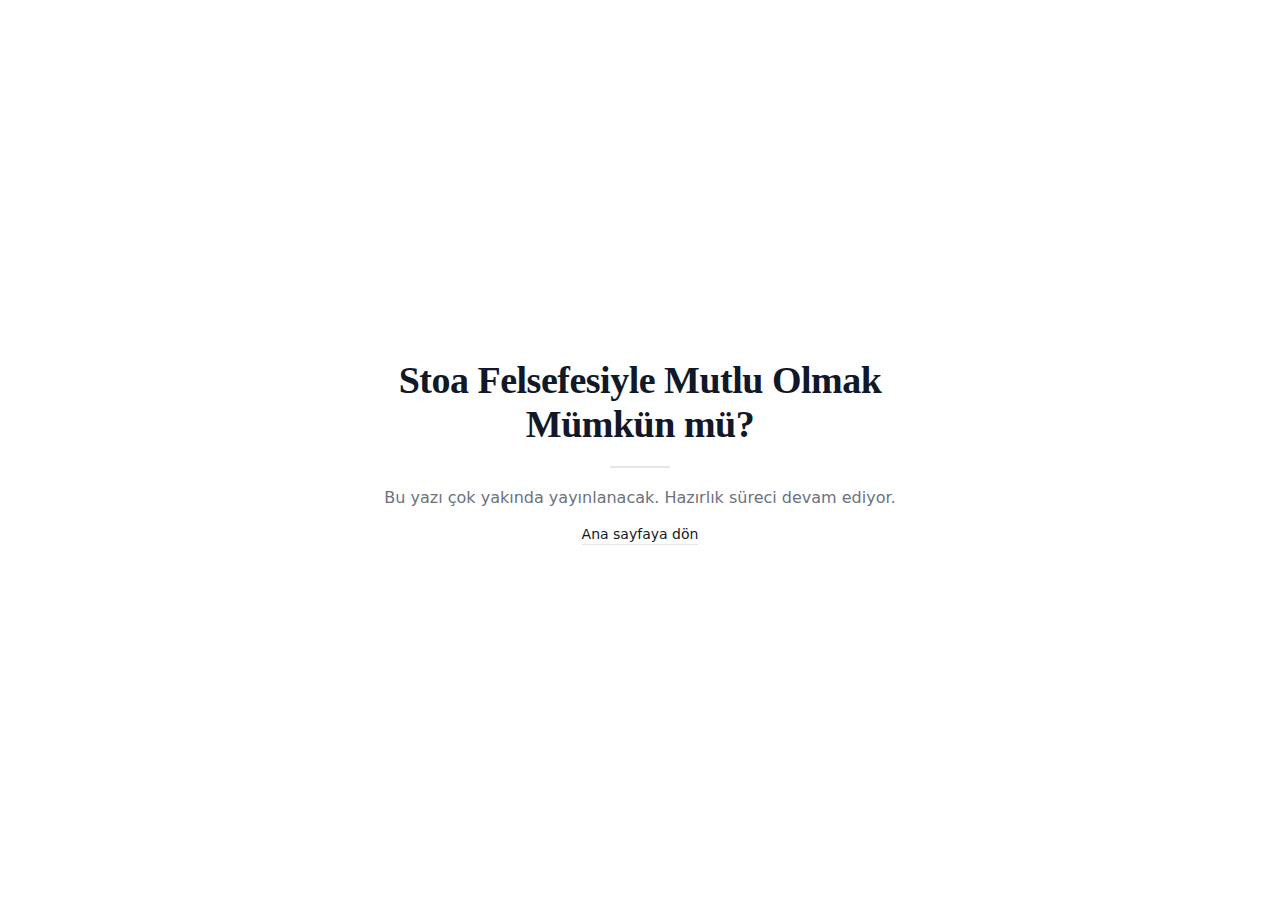
<file: stoa-felsefesiyle-mutlu-olmak-mumkun-mu.html>
<!doctype html>
<html lang="tr">
<head>
  <meta charset="utf-8" />
  <meta name="viewport" content="width=device-width,initial-scale=1" />
  <title>Stoa Felsefesiyle Mutlu Olmak Mümkün mü?</title>
<meta name="robots" content="index, follow">

  <style>
    :root{
      --bg:#ffffff;
      --text:#111827;
      --muted:#6b7280;
      --line:#e5e7eb;
    }

    *{ box-sizing:border-box; }
    html,body{
      margin:0;
      padding:0;
      height:100%;
      background:var(--bg);
      color:var(--text);
    }

    body{
      font-family: Georgia, "Times New Roman", Times, serif;
      display:flex;
      align-items:center;
      justify-content:center;
      text-align:center;
      padding:20px;
    }

    .box{
      max-width:640px;
    }

    h1{
      font-size:38px;
      margin:0 0 12px;
      font-weight:700;
      letter-spacing:-0.5px;
    }

    .line{
      width:60px;
      height:2px;
      background:var(--line);
      margin:20px auto;
    }

    p{
      font-family: system-ui, -apple-system, Segoe UI, Roboto, Arial, sans-serif;
      color:var(--muted);
      font-size:16px;
      margin:0 0 18px;
    }

    a{
      font-family: system-ui, -apple-system, Segoe UI, Roboto, Arial, sans-serif;
      font-size:14px;
      color:var(--text);
      text-decoration:none;
      border-bottom:1px solid var(--line);
      padding-bottom:2px;
    }

    @media (max-width:520px){
      h1{ font-size:28px; }
    }
  </style>
</head>

<body>
  <div class="box">
    <h1>Stoa Felsefesiyle Mutlu Olmak Mümkün mü?</h1>
    <div class="line"></div>
    <p>Bu yazı çok yakında yayınlanacak. Hazırlık süreci devam ediyor.</p>
    <a href="index.html">Ana sayfaya dön</a>
  </div>
</body>
</html>
</file>
